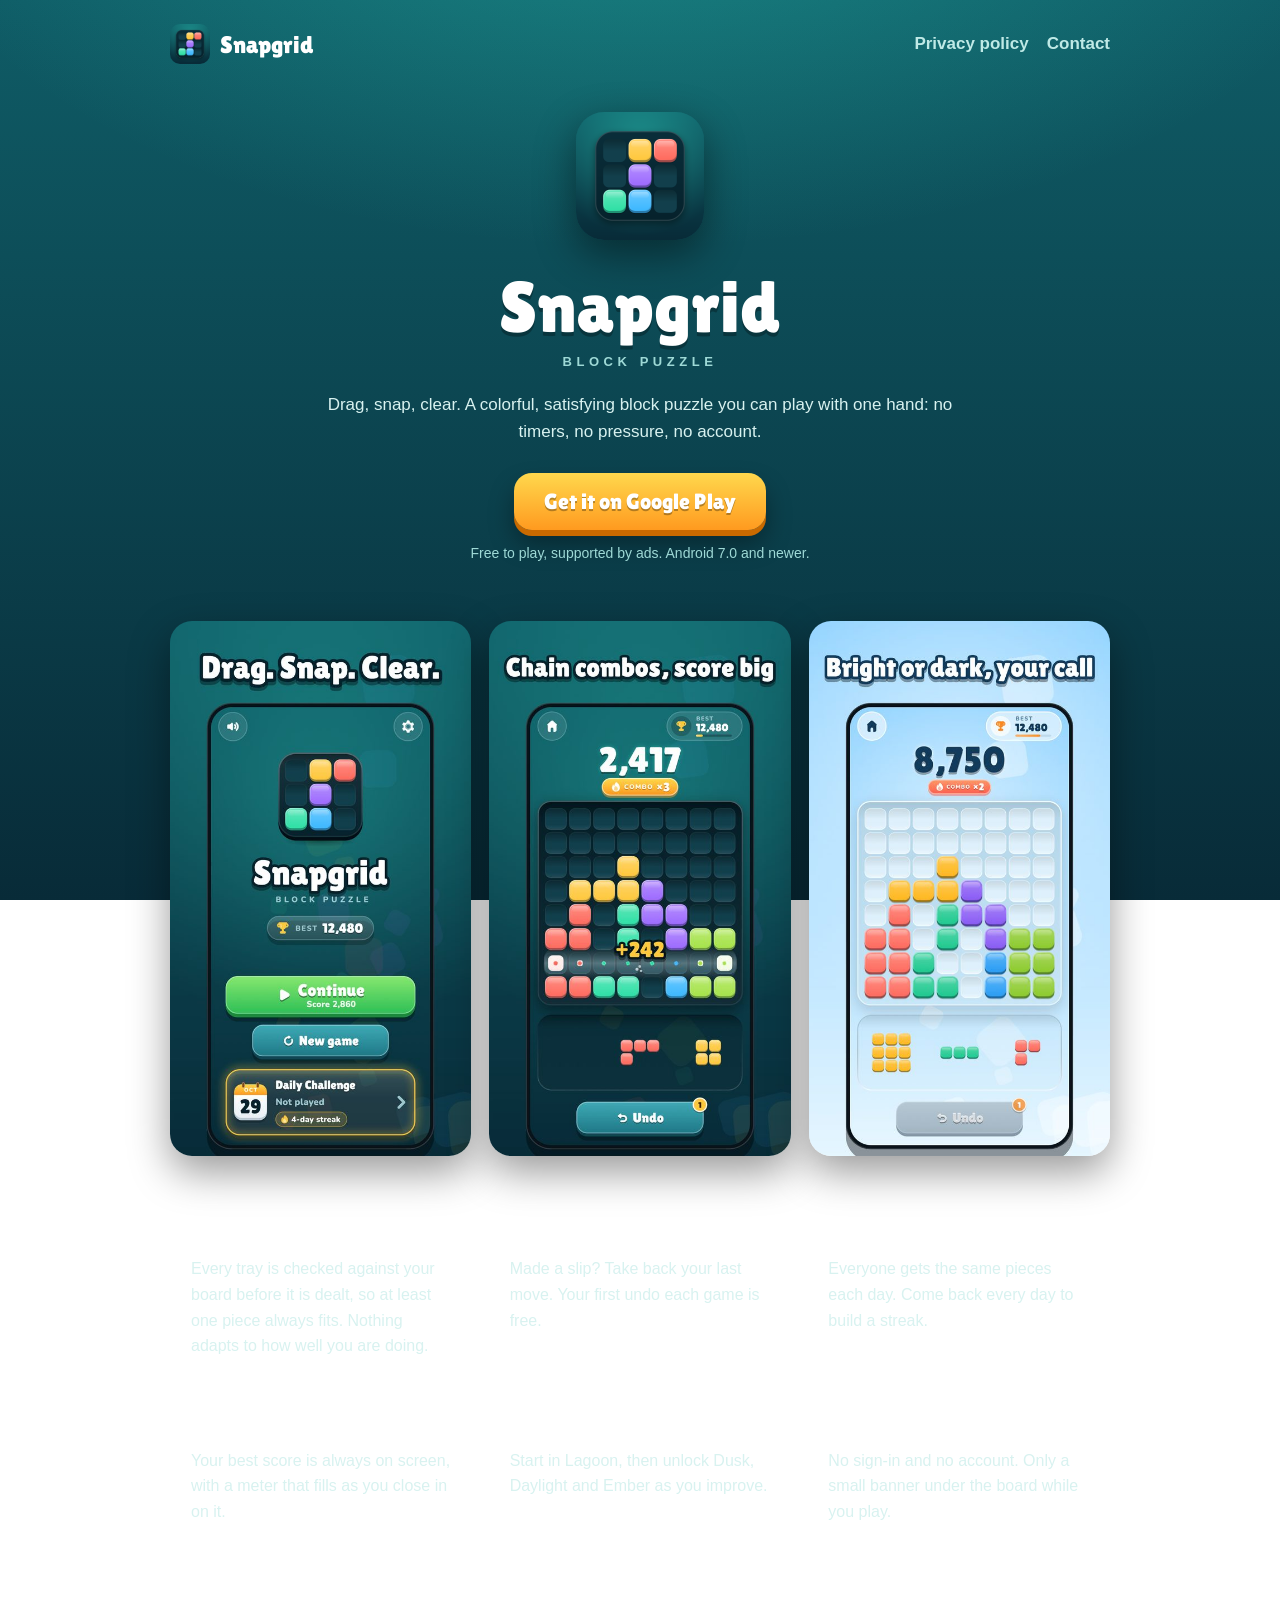
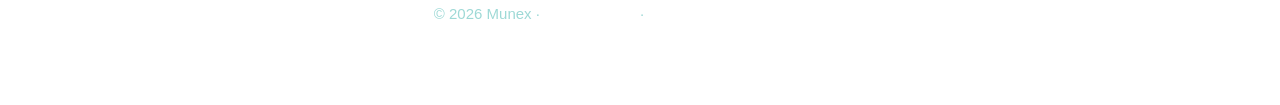
<file: index.html>
<!DOCTYPE html>
<html lang="en">
<head>
<meta charset="utf-8">
<meta name="viewport" content="width=device-width, initial-scale=1">
<title>Snapgrid: Block Puzzle - a calm, colorful block puzzle for Android</title>
<meta name="description" content="Drag, snap, clear. A calm block puzzle with fair deals, undo and a daily challenge. Free for Android.">
<meta name="theme-color" content="#0f5c66">
<link rel="icon" href="icon.png">
<link rel="stylesheet" href="site.css">
</head>
<body>
<div class="wrap">
  <header class="top">
    <a class="brand" href="./"><img src="icon.png" alt="" width="40" height="40">Snapgrid</a>
    <nav><a href="privacy.html">Privacy policy</a><a href="mailto:badalsahani8381@gmail.com">Contact</a></nav>
  </header>

  <section class="hero">
    <img class="icon" src="icon.png" alt="Snapgrid app icon" width="128" height="128">
    <h1>Snapgrid</h1>
    <div class="tag">Block Puzzle</div>
    <p class="lead">Drag, snap, clear. A colorful, satisfying block puzzle you can play with one hand: no timers, no pressure, no account.</p>
    <a class="btn" href="https://play.google.com/store/apps/details?id=com.munex.snapgrid">Get it on Google Play</a>
    <div class="note">Free to play, supported by ads. Android 7.0 and newer.</div>
  </section>

  <section class="shots" aria-label="Screenshots">
    <img src="img/shot-1.jpg" alt="Snapgrid home screen with the Daily Challenge" loading="lazy">
    <img src="img/shot-2.jpg" alt="A combo clear with score popups" loading="lazy">
    <img src="img/shot-3.jpg" alt="The Daylight theme" loading="lazy">
  </section>

  <section class="features">
    <div class="card"><h3>Fair deals</h3><p>Every tray is checked against your board before it is dealt, so at least one piece always fits. Nothing adapts to how well you are doing.</p></div>
    <div class="card"><h3>Undo</h3><p>Made a slip? Take back your last move. Your first undo each game is free.</p></div>
    <div class="card"><h3>Daily Challenge</h3><p>Everyone gets the same pieces each day. Come back every day to build a streak.</p></div>
    <div class="card"><h3>High score</h3><p>Your best score is always on screen, with a meter that fills as you close in on it.</p></div>
    <div class="card"><h3>Four themes</h3><p>Start in Lagoon, then unlock Dusk, Daylight and Ember as you improve.</p></div>
    <div class="card"><h3>Plays offline</h3><p>No sign-in and no account. Only a small banner under the board while you play.</p></div>
  </section>

  <footer>
    <p>&copy; 2026 Munex &middot; <a href="privacy.html">Privacy policy</a> &middot; <a href="mailto:badalsahani8381@gmail.com">badalsahani8381@gmail.com</a></p>
  </footer>
</div>
</body>
</html>
</file>
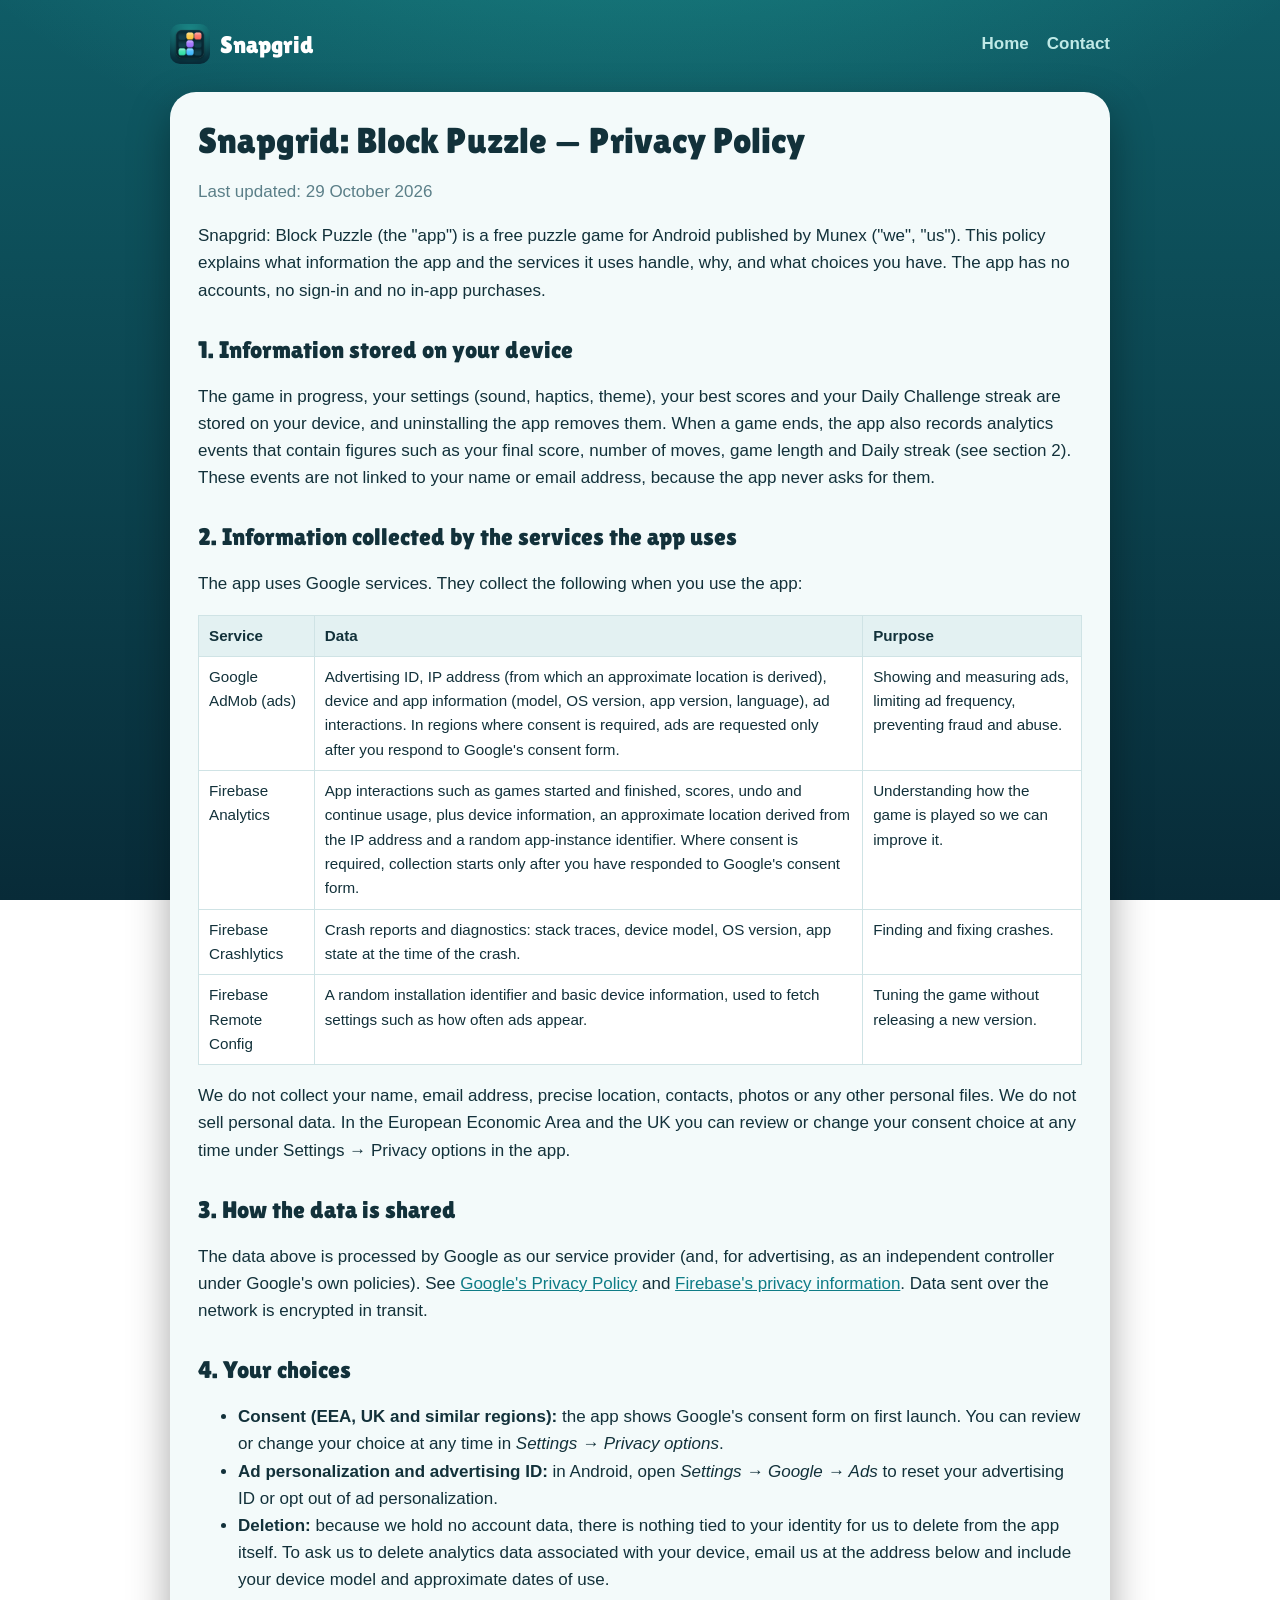
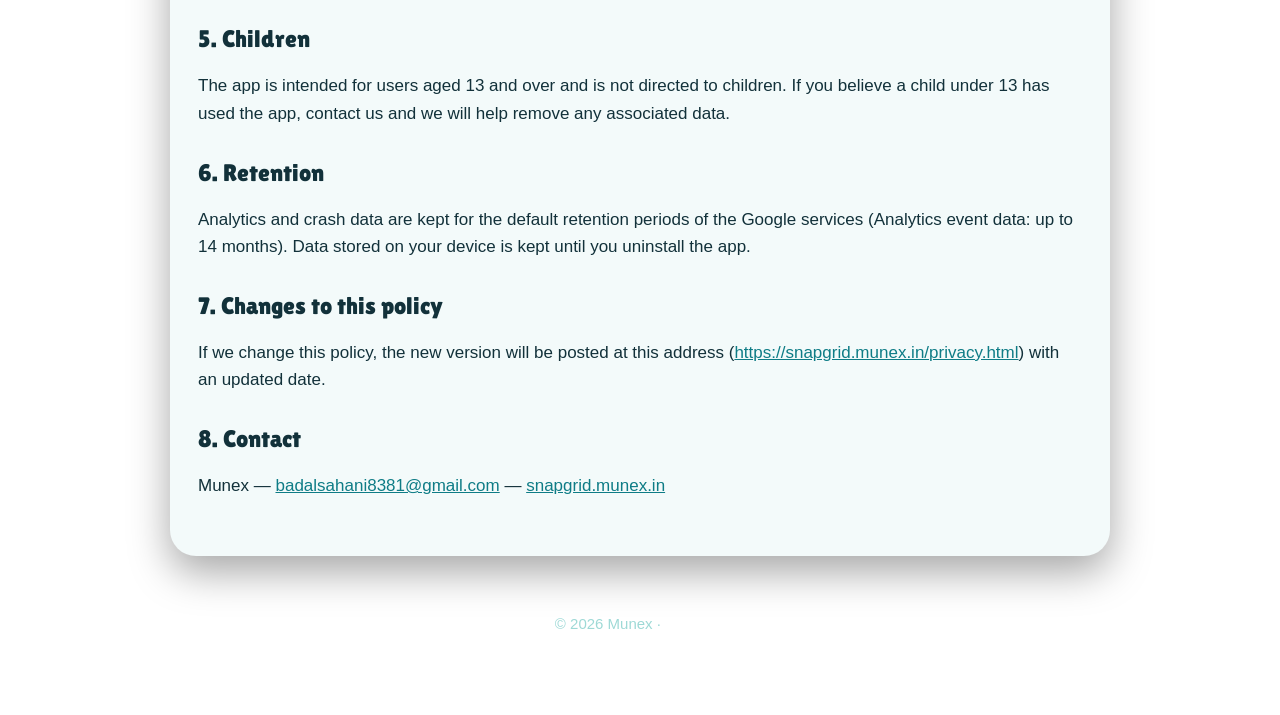
<file: privacy.html>
<!DOCTYPE html>
<html lang="en">
<head>
<meta charset="utf-8">
<meta name="viewport" content="width=device-width, initial-scale=1">
<title>Snapgrid: Block Puzzle - Privacy Policy</title>
<meta name="theme-color" content="#0f5c66">
<link rel="icon" href="icon.png">
<link rel="stylesheet" href="site.css">
</head>
<body>
<div class="wrap">
<header class="top">
  <a class="brand" href="./"><img src="icon.png" alt="" width="40" height="40">Snapgrid</a>
  <nav><a href="./">Home</a><a href="mailto:badalsahani8381@gmail.com">Contact</a></nav>
</header>
<main class="doc" style="margin-top: 28px">
<h1>Snapgrid: Block Puzzle &mdash; Privacy Policy</h1>
<p class="muted">Last updated: 29 October 2026</p>

<p>Snapgrid: Block Puzzle (the "app") is a free puzzle game for Android published by Munex ("we", "us"). This policy explains what information the app and the services it uses handle, why, and what choices you have. The app has no accounts, no sign-in and no in-app purchases.</p>

<h2>1. Information stored on your device</h2>
<p>The game in progress, your settings (sound, haptics, theme), your best scores and your Daily Challenge streak are stored on your device, and uninstalling the app removes them. When a game ends, the app also records analytics events that contain figures such as your final score, number of moves, game length and Daily streak (see section 2). These events are not linked to your name or email address, because the app never asks for them.</p>

<h2>2. Information collected by the services the app uses</h2>
<p>The app uses Google services. They collect the following when you use the app:</p>
<table>
  <tr><th>Service</th><th>Data</th><th>Purpose</th></tr>
  <tr>
    <td>Google AdMob (ads)</td>
    <td>Advertising ID, IP address (from which an approximate location is derived), device and app information (model, OS version, app version, language), ad interactions. In regions where consent is required, ads are requested only after you respond to Google's consent form.</td>
    <td>Showing and measuring ads, limiting ad frequency, preventing fraud and abuse.</td>
  </tr>
  <tr>
    <td>Firebase Analytics</td>
    <td>App interactions such as games started and finished, scores, undo and continue usage, plus device information, an approximate location derived from the IP address and a random app-instance identifier. Where consent is required, collection starts only after you have responded to Google's consent form.</td>
    <td>Understanding how the game is played so we can improve it.</td>
  </tr>
  <tr>
    <td>Firebase Crashlytics</td>
    <td>Crash reports and diagnostics: stack traces, device model, OS version, app state at the time of the crash.</td>
    <td>Finding and fixing crashes.</td>
  </tr>
  <tr>
    <td>Firebase Remote Config</td>
    <td>A random installation identifier and basic device information, used to fetch settings such as how often ads appear.</td>
    <td>Tuning the game without releasing a new version.</td>
  </tr>
</table>
<p>We do not collect your name, email address, precise location, contacts, photos or any other personal files. We do not sell personal data. In the European Economic Area and the UK you can review or change your consent choice at any time under Settings &rarr; Privacy options in the app.</p>

<h2>3. How the data is shared</h2>
<p>The data above is processed by Google as our service provider (and, for advertising, as an independent controller under Google's own policies). See <a href="https://policies.google.com/privacy">Google's Privacy Policy</a> and <a href="https://firebase.google.com/support/privacy">Firebase's privacy information</a>. Data sent over the network is encrypted in transit.</p>

<h2>4. Your choices</h2>
<ul>
  <li><strong>Consent (EEA, UK and similar regions):</strong> the app shows Google's consent form on first launch. You can review or change your choice at any time in <em>Settings &rarr; Privacy options</em>.</li>
  <li><strong>Ad personalization and advertising ID:</strong> in Android, open <em>Settings &rarr; Google &rarr; Ads</em> to reset your advertising ID or opt out of ad personalization.</li>
  <li><strong>Deletion:</strong> because we hold no account data, there is nothing tied to your identity for us to delete from the app itself. To ask us to delete analytics data associated with your device, email us at the address below and include your device model and approximate dates of use.</li>
</ul>

<h2>5. Children</h2>
<p>The app is intended for users aged 13 and over and is not directed to children. If you believe a child under 13 has used the app, contact us and we will help remove any associated data.</p>

<h2>6. Retention</h2>
<p>Analytics and crash data are kept for the default retention periods of the Google services (Analytics event data: up to 14 months). Data stored on your device is kept until you uninstall the app.</p>

<h2>7. Changes to this policy</h2>
<p>If we change this policy, the new version will be posted at this address (<a href="https://snapgrid.munex.in/privacy.html">https://snapgrid.munex.in/privacy.html</a>) with an updated date.</p>

<h2>8. Contact</h2>
<p>Munex &mdash; <a href="mailto:badalsahani8381@gmail.com">badalsahani8381@gmail.com</a> &mdash; <a href="https://snapgrid.munex.in">snapgrid.munex.in</a></p>
</main>
<footer>
  <p>&copy; 2026 Munex &middot; <a href="./">Snapgrid</a></p>
</footer>
</div>
</body>
</html>
</file>
<file: site.css>
@font-face {
  font-family: "Lilita One";
  src: url("fonts/LilitaOne-Regular.ttf") format("truetype");
  font-display: swap;
}

:root {
  --ink: #12313a;
  --muted: #5b7f88;
  --card: #f3fafa;
  --line: #cfe3e5;
  --link: #0e7c86;
}

* { box-sizing: border-box; }

body {
  margin: 0;
  min-height: 100vh;
  color: #fff;
  font: 17px/1.6 -apple-system, BlinkMacSystemFont, "Segoe UI", Roboto, Helvetica, Arial, sans-serif;
  background:
    radial-gradient(1200px 620px at 50% -8%, rgba(47, 214, 192, 0.34), transparent 62%),
    linear-gradient(#0f5c66, #082b38) fixed;
}

.wrap { max-width: 980px; margin: 0 auto; padding: 24px 20px 64px; }

.top { display: flex; align-items: center; justify-content: space-between; }
.brand { display: flex; align-items: center; gap: 10px; color: #fff; text-decoration: none; font: 24px "Lilita One", sans-serif; }
.brand img { width: 40px; height: 40px; border-radius: 10px; }
.top nav a { margin-left: 18px; color: #bfe9e6; font-weight: 700; text-decoration: none; }

.hero { text-align: center; padding: 48px 0 8px; }
.hero .icon { width: 128px; height: 128px; border-radius: 28px; box-shadow: 0 14px 40px rgba(0, 0, 0, 0.45); }
h1 { margin: 18px 0 4px; font: clamp(40px, 8vw, 72px) "Lilita One", sans-serif; text-shadow: 0 4px 0 rgba(0, 0, 0, 0.28); }
.tag { color: #9ed9d6; font-size: 13px; font-weight: 800; letter-spacing: 0.35em; text-transform: uppercase; }
.lead { max-width: 640px; margin: 18px auto 28px; color: #d8f2f0; }

.btn {
  display: inline-block;
  padding: 16px 30px;
  border-radius: 18px;
  color: #fff;
  font: 22px "Lilita One", sans-serif;
  text-decoration: none;
  text-shadow: 0 2px 0 rgba(0, 0, 0, 0.3);
  background: linear-gradient(#ffd84d, #ff9a1f);
  box-shadow: 0 6px 0 #c96a00, 0 14px 24px rgba(0, 0, 0, 0.35);
}
.note { margin-top: 12px; color: #9ed9d6; font-size: 14px; }

.shots { display: grid; grid-template-columns: repeat(3, 1fr); gap: 18px; margin: 48px 0; }
.shots img { width: 100%; height: auto; border-radius: 22px; box-shadow: 0 16px 40px rgba(0, 0, 0, 0.4); }

.features { display: grid; grid-template-columns: repeat(auto-fit, minmax(240px, 1fr)); gap: 16px; }
.card { padding: 20px; border: 1.5px solid rgba(255, 255, 255, 0.18); border-radius: 22px; background: rgba(255, 255, 255, 0.08); }
.card h3 { margin: 0 0 6px; font: 22px "Lilita One", sans-serif; }
.card p { margin: 0; color: #d8f2f0; font-size: 16px; }

footer { margin-top: 56px; color: #9ed9d6; font-size: 15px; text-align: center; }
footer a { color: #fff; }

/* Policy page */
.doc { padding: 28px 28px 40px; border-radius: 26px; color: var(--ink); background: var(--card); box-shadow: 0 16px 40px rgba(0, 0, 0, 0.35); }
.doc h1 { margin: 0 0 4px; color: var(--ink); font-size: 36px; text-shadow: none; }
.doc h2 { margin-top: 2rem; font: 24px "Lilita One", sans-serif; }
.doc .muted { color: var(--muted); }
.doc a { color: var(--link); }
.doc table { width: 100%; border-collapse: collapse; background: #fff; }
.doc th, .doc td { padding: 8px 10px; border: 1px solid var(--line); font-size: 0.95rem; text-align: left; vertical-align: top; }
.doc th { background: #e3f1f2; }

@media (max-width: 640px) {
  .shots { grid-template-columns: 1fr 1fr; }
  .shots img:last-child { display: none; }
  .doc { padding: 20px 16px 32px; }
}
</file>
